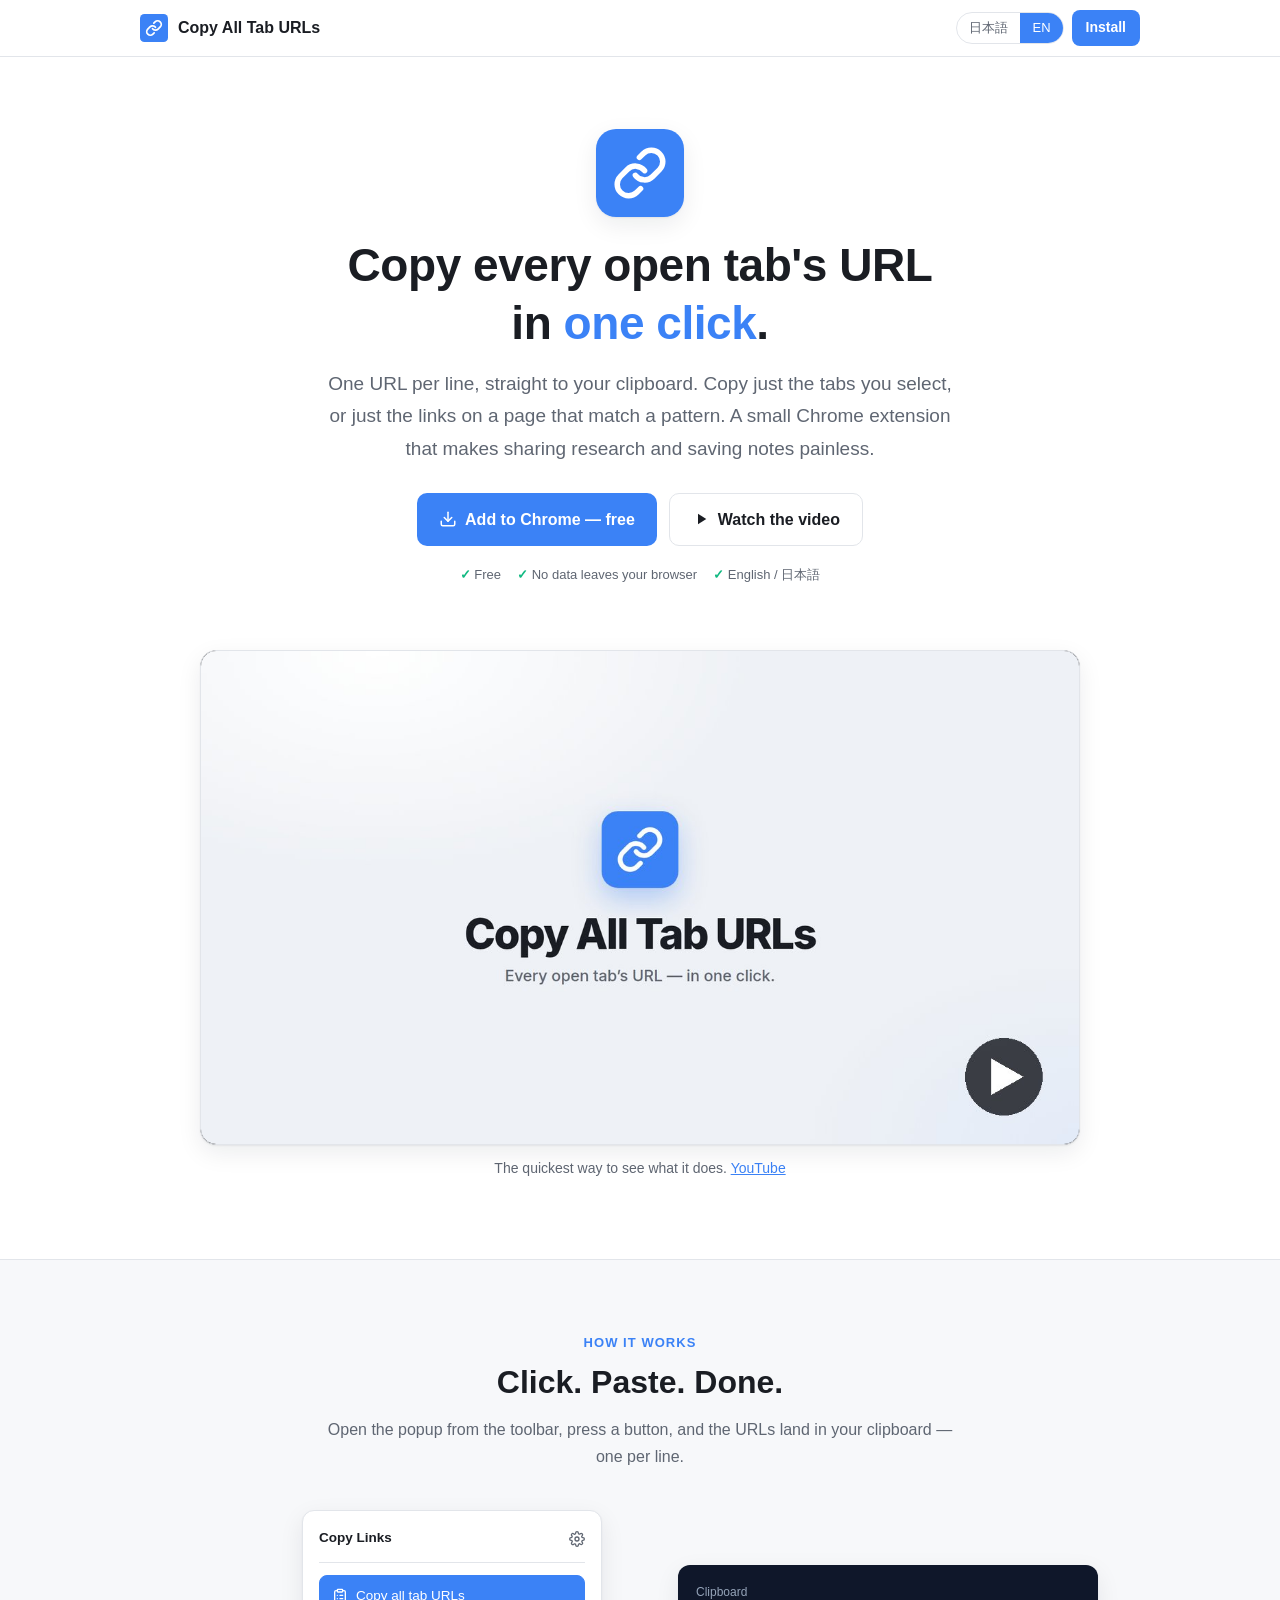
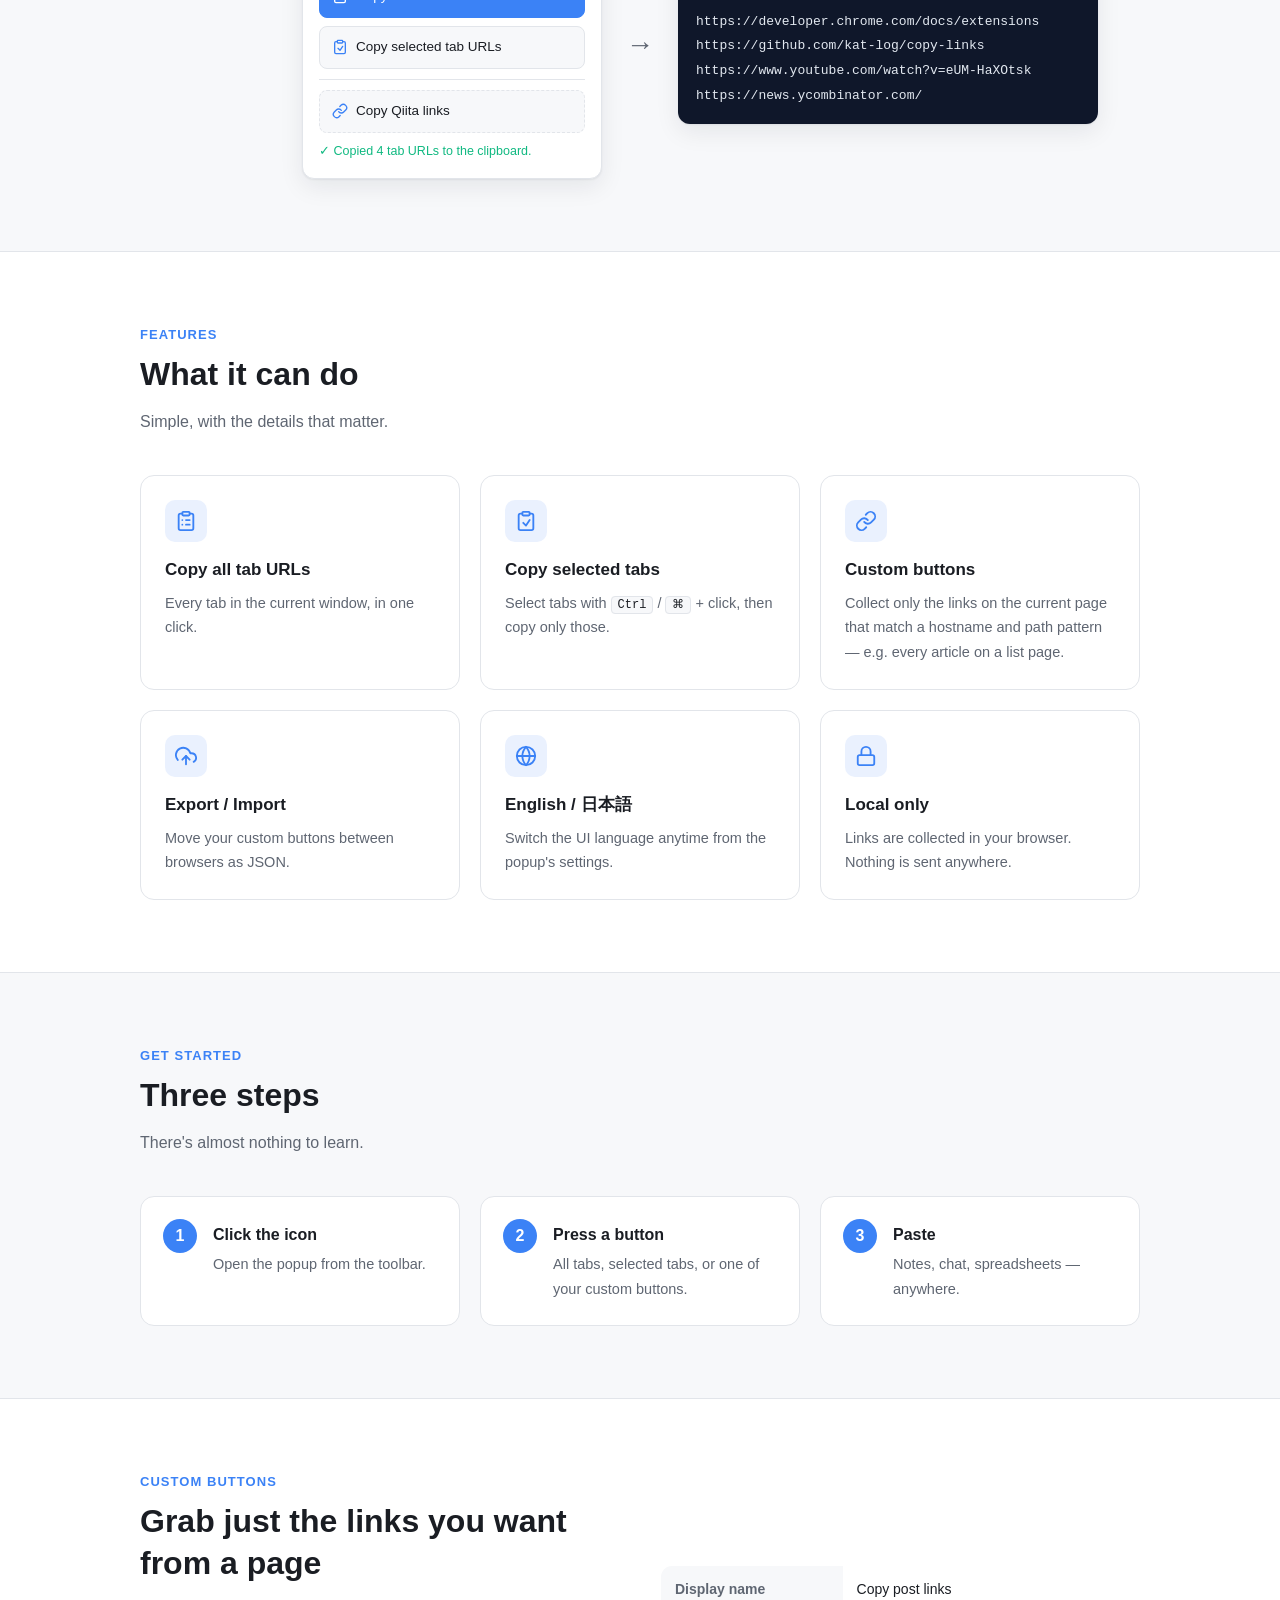
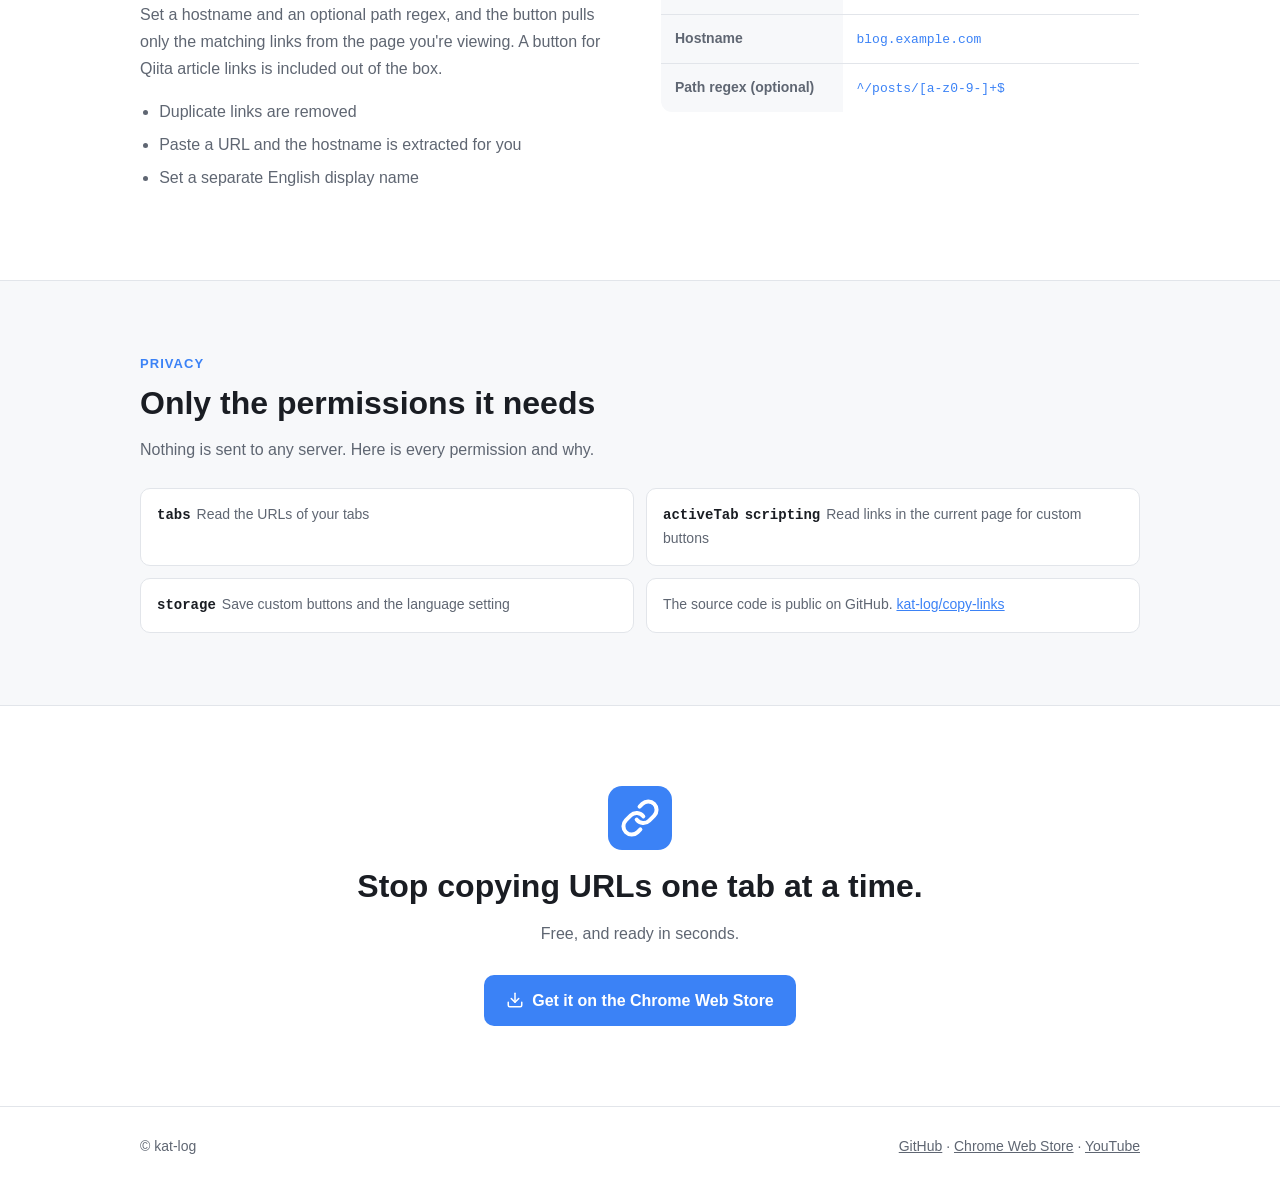
<file: docs/index.html>
<!DOCTYPE html>
<html lang="ja">
<head>
  <meta charset="utf-8" />
  <meta name="viewport" content="width=device-width, initial-scale=1" />
  <title>全タブURLコピー — Copy All Tab URLs</title>
  <meta name="description" content="開いているタブのURLを、ワンクリックで1行ずつクリップボードへ。ページ内のリンクをまとめて集めるカスタムボタンも。Chrome 拡張機能。" />
  <link rel="icon" href="img/icon.svg" type="image/svg+xml" />
  <link rel="apple-touch-icon" href="img/icon128.png" />
  <meta property="og:title" content="全タブURLコピー — Copy All Tab URLs" />
  <meta property="og:description" content="開いているタブのURLを、ワンクリックで1行ずつクリップボードへ。" />
  <meta property="og:type" content="website" />
  <meta property="og:image" content="https://kat-log.github.io/copy-links/img/promo-thumbnail.jpg" />
  <meta name="twitter:card" content="summary_large_image" />
  <style>
    :root {
      --accent: #3b82f6;
      --accent-hover: #2563eb;
      --accent-soft: #eaf1fe;
      --text: #1a1d23;
      --text-2: #5f6672;
      --surface: #f7f8fa;
      --border: #e2e5ea;
      --bg: #ffffff;
      --success: #10b981;
      --code-bg: #0f172a;
      --code-text: #e2e8f0;
      --shadow: 0 1px 2px rgba(15, 23, 42, .06), 0 8px 24px rgba(15, 23, 42, .08);
      --font: -apple-system, BlinkMacSystemFont, "Segoe UI", Roboto, "Helvetica Neue", Arial, "Noto Sans", "Noto Sans JP", "Hiragino Sans", sans-serif;
      --mono: "SF Mono", "Cascadia Code", Consolas, monospace;
      color-scheme: light;
    }
    @media (prefers-color-scheme: dark) {
      :root {
        --accent: #60a5fa;
        --accent-hover: #93c5fd;
        --accent-soft: #172554;
        --text: #e7e9ee;
        --text-2: #a1a7b3;
        --surface: #161a22;
        --border: #2a303b;
        --bg: #0e1117;
        --code-bg: #0a0d13;
        --shadow: 0 1px 2px rgba(0, 0, 0, .4), 0 8px 24px rgba(0, 0, 0, .35);
        color-scheme: dark;
      }
    }

    *, *::before, *::after { box-sizing: border-box; }
    html { scroll-behavior: smooth; }
    body {
      margin: 0;
      font-family: var(--font);
      color: var(--text);
      background: var(--bg);
      line-height: 1.7;
      -webkit-font-smoothing: antialiased;
    }
    a { color: var(--accent); }
    img { max-width: 100%; display: block; }
    .wrap { max-width: 1040px; margin: 0 auto; padding: 0 20px; }

    /* Language switch: show only the active language */
    html[lang="ja"] [lang="en"]:not(html),
    html[lang="en"] [lang="ja"]:not(html) { display: none !important; }

    /* Header */
    header.top {
      position: sticky; top: 0; z-index: 10;
      background: color-mix(in srgb, var(--bg) 85%, transparent);
      backdrop-filter: saturate(1.4) blur(10px);
      border-bottom: 1px solid var(--border);
    }
    header.top .wrap { display: flex; align-items: center; justify-content: space-between; height: 56px; }
    .brand { display: flex; align-items: center; gap: 10px; font-weight: 700; text-decoration: none; color: var(--text); }
    .brand img { width: 28px; height: 28px; }
    .top-actions { display: flex; align-items: center; gap: 8px; }
    .lang-toggle {
      display: inline-flex; border: 1px solid var(--border); border-radius: 999px; overflow: hidden;
    }
    .lang-toggle button {
      font: inherit; font-size: 13px; padding: 4px 12px; border: 0; cursor: pointer;
      background: transparent; color: var(--text-2);
    }
    .lang-toggle button[aria-pressed="true"] { background: var(--accent); color: #fff; }

    /* Buttons */
    .btn {
      display: inline-flex; align-items: center; gap: 8px;
      padding: 12px 22px; border-radius: 10px; font-weight: 600; text-decoration: none;
      transition: background .15s ease, transform .15s ease;
    }
    .btn svg { width: 18px; height: 18px; }
    .btn-primary { background: var(--accent); color: #fff; }
    .btn-primary:hover { background: var(--accent-hover); transform: translateY(-1px); }
    .btn-ghost { color: var(--text); border: 1px solid var(--border); }
    .btn-ghost:hover { background: var(--surface); }
    .btn-sm { padding: 6px 14px; font-size: 14px; border-radius: 8px; }

    /* Hero */
    .hero { padding: 72px 0 40px; text-align: center; }
    .hero .icon { width: 88px; height: 88px; margin: 0 auto 20px; border-radius: 20px; box-shadow: var(--shadow); }
    .hero h1 { font-size: clamp(28px, 5vw, 46px); line-height: 1.25; margin: 0 0 16px; letter-spacing: -.01em; }
    .hero h1 .hl { color: var(--accent); }
    .hero p.lead { font-size: clamp(16px, 2.2vw, 19px); color: var(--text-2); margin: 0 auto 28px; max-width: 640px; }
    .cta { display: flex; gap: 12px; justify-content: center; flex-wrap: wrap; }
    .badges { margin-top: 18px; color: var(--text-2); font-size: 13px; display: flex; gap: 16px; justify-content: center; flex-wrap: wrap; }
    .badges span::before { content: "✓ "; color: var(--success); font-weight: 700; }

    /* Video */
    .video { padding: 24px 0 64px; }
    .video-frame {
      position: relative; aspect-ratio: 16 / 9; max-width: 880px; margin: 0 auto;
      border-radius: 16px; overflow: hidden; box-shadow: var(--shadow); background: #000;
      border: 1px solid var(--border);
    }
    .video-frame iframe, .video-frame button { position: absolute; inset: 0; width: 100%; height: 100%; border: 0; }
    .video-frame button { padding: 0; cursor: pointer; background: #000; }
    .video-frame button img { width: 100%; height: 100%; object-fit: cover; transition: transform .3s ease, opacity .3s ease; }
    .video-frame button:hover img { transform: scale(1.02); opacity: .92; }
    .play {
      position: absolute; right: 5%; bottom: 8%;
      width: 64px; height: 64px; border-radius: 50%; background: rgba(0, 0, 0, .75);
      display: grid; place-items: center; transition: background .2s ease;
    }
    .video-frame button:hover .play { background: #ff0033; }
    .play svg { width: 26px; height: 26px; fill: #fff; margin-left: 4px; }
    .video-caption { text-align: center; color: var(--text-2); font-size: 14px; margin-top: 12px; }

    /* Sections */
    section.block { padding: 72px 0; }
    section.alt { background: var(--surface); border-top: 1px solid var(--border); border-bottom: 1px solid var(--border); }
    .eyebrow { color: var(--accent); font-weight: 700; font-size: 13px; letter-spacing: .08em; text-transform: uppercase; margin: 0 0 8px; }
    h2 { font-size: clamp(24px, 3.4vw, 32px); line-height: 1.3; margin: 0 0 12px; }
    .section-lead { color: var(--text-2); margin: 0 0 40px; max-width: 640px; }
    .center { text-align: center; }
    .center .section-lead { margin-left: auto; margin-right: auto; }

    /* Demo: popup -> clipboard */
    .demo { display: grid; grid-template-columns: 1fr auto 1fr; gap: 24px; align-items: center; }
    .arrow { color: var(--text-2); font-size: 28px; text-align: center; }
    .popup {
      background: var(--bg); border: 1px solid var(--border); border-radius: 12px; box-shadow: var(--shadow);
      padding: 16px; width: 100%; max-width: 300px; justify-self: end; font-size: 13.5px;
    }
    .popup-head { display: flex; justify-content: space-between; align-items: center; font-weight: 600; padding-bottom: 12px; margin-bottom: 12px; border-bottom: 1px solid var(--border); }
    .popup-head svg { width: 16px; height: 16px; color: var(--text-2); }
    .pbtn {
      display: flex; align-items: center; gap: 8px; width: 100%;
      padding: 9px 12px; margin-bottom: 8px; border-radius: 8px;
      border: 1px solid var(--border); background: var(--surface); font-weight: 500;
    }
    .pbtn svg { width: 16px; height: 16px; flex: none; color: var(--accent); }
    .pbtn.active { background: var(--accent); color: #fff; border-color: var(--accent); }
    .pbtn.active svg { color: #fff; }
    .pbtn.custom { border-style: dashed; }
    .popup hr { border: 0; border-top: 1px solid var(--border); margin: 10px 0; }
    .pstatus { color: var(--success); font-size: 12.5px; margin-top: 4px; }
    .clip {
      background: var(--code-bg); color: var(--code-text); border-radius: 12px; padding: 16px 18px;
      font-family: var(--mono); font-size: 13px; line-height: 1.9; box-shadow: var(--shadow);
      overflow-x: auto; max-width: 420px; white-space: pre;
    }
    .clip .label { font-family: var(--font); color: #94a3b8; font-size: 12px; display: block; margin-bottom: 6px; }

    /* Features */
    .grid { display: grid; grid-template-columns: repeat(3, 1fr); gap: 20px; }
    .card {
      background: var(--bg); border: 1px solid var(--border); border-radius: 14px; padding: 24px;
    }
    .card .ic {
      width: 42px; height: 42px; border-radius: 10px; background: var(--accent-soft); color: var(--accent);
      display: grid; place-items: center; margin-bottom: 14px;
    }
    .card .ic svg { width: 22px; height: 22px; }
    .card h3 { margin: 0 0 6px; font-size: 17px; }
    .card p { margin: 0; color: var(--text-2); font-size: 14.5px; }
    kbd {
      font-family: var(--mono); font-size: 12px; padding: 1px 6px; border-radius: 4px;
      border: 1px solid var(--border); background: var(--surface); color: var(--text);
    }

    /* Steps */
    .steps { display: grid; grid-template-columns: repeat(3, 1fr); gap: 20px; counter-reset: step; }
    .step { position: relative; padding: 24px 24px 24px 72px; border-radius: 14px; background: var(--bg); border: 1px solid var(--border); }
    .step::before {
      counter-increment: step; content: counter(step);
      position: absolute; left: 22px; top: 22px; width: 34px; height: 34px; border-radius: 50%;
      background: var(--accent); color: #fff; font-weight: 700; display: grid; place-items: center;
    }
    .step h3 { margin: 0 0 4px; font-size: 16px; }
    .step p { margin: 0; color: var(--text-2); font-size: 14.5px; }

    /* Custom buttons */
    .split { display: grid; grid-template-columns: 1fr 1fr; gap: 40px; align-items: center; }
    .split ul { padding-left: 1.2em; color: var(--text-2); }
    .split li { margin-bottom: 6px; }
    table.cfg { width: 100%; border-collapse: collapse; background: var(--bg); border: 1px solid var(--border); border-radius: 12px; overflow: hidden; font-size: 14px; }
    table.cfg th, table.cfg td { text-align: left; padding: 12px 14px; border-bottom: 1px solid var(--border); vertical-align: top; }
    table.cfg tr:last-child th, table.cfg tr:last-child td { border-bottom: 0; }
    table.cfg th { width: 38%; color: var(--text-2); font-weight: 600; background: var(--surface); }
    table.cfg code { font-family: var(--mono); font-size: 13px; color: var(--accent); word-break: break-all; }

    /* Privacy */
    .perm { display: grid; grid-template-columns: repeat(2, 1fr); gap: 12px; margin-top: 24px; }
    .perm div { padding: 14px 16px; border: 1px solid var(--border); border-radius: 10px; background: var(--bg); font-size: 14px; color: var(--text-2); }
    .perm code { font-family: var(--mono); color: var(--text); font-weight: 600; margin-right: 6px; }

    /* Final CTA */
    .final { text-align: center; padding: 80px 0; }
    .final .icon { width: 64px; height: 64px; margin: 0 auto 16px; border-radius: 14px; }

    footer { border-top: 1px solid var(--border); padding: 28px 0; color: var(--text-2); font-size: 14px; }
    footer .wrap { display: flex; justify-content: space-between; gap: 16px; flex-wrap: wrap; }
    footer a { color: var(--text-2); }

    @media (max-width: 820px) {
      .demo { grid-template-columns: 1fr; }
      .popup { justify-self: center; }
      .clip { justify-self: center; width: 100%; }
      .arrow { transform: rotate(90deg); }
      .grid, .steps, .split, .perm { grid-template-columns: 1fr; }
      .hero { padding-top: 48px; }
      section.block { padding: 56px 0; }
    }
    @media (max-width: 480px) {
      .wrap { padding: 0 16px; }
      .top-actions .btn { display: none; }
    }
  </style>
</head>
<body>
  <header class="top">
    <div class="wrap">
      <a class="brand" href="#">
        <img src="img/icon.svg" alt="" width="28" height="28" />
        <span lang="ja">全タブURLコピー</span><span lang="en">Copy All Tab URLs</span>
      </a>
      <div class="top-actions">
        <div class="lang-toggle" role="group" aria-label="Language">
          <button type="button" data-set-lang="ja" aria-pressed="true">日本語</button>
          <button type="button" data-set-lang="en" aria-pressed="false">EN</button>
        </div>
        <a class="btn btn-primary btn-sm" href="https://chromewebstore.google.com/detail/ohiamlgdahmmkadngmcjiiedncmoegnd" target="_blank" rel="noopener">
          <span lang="ja">インストール</span><span lang="en">Install</span>
        </a>
      </div>
    </div>
  </header>

  <main>
    <!-- Hero -->
    <section class="hero">
      <div class="wrap">
        <img class="icon" src="img/icon.svg" alt="" width="88" height="88" />
        <h1>
          <span lang="ja">開いているタブのURLを、<br><span class="hl">ワンクリック</span>でまとめてコピー。</span>
          <span lang="en">Copy every open tab's URL<br>in <span class="hl">one click</span>.</span>
        </h1>
        <p class="lead">
          <span lang="ja">1行に1つずつクリップボードへ。選んだタブだけ、ページ内の特定のリンクだけ、もOK。調べものの共有やメモ、ブックマーク整理がぐっとラクになる Chrome 拡張機能です。</span>
          <span lang="en">One URL per line, straight to your clipboard. Copy just the tabs you select, or just the links on a page that match a pattern. A small Chrome extension that makes sharing research and saving notes painless.</span>
        </p>
        <div class="cta">
          <a class="btn btn-primary" href="https://chromewebstore.google.com/detail/ohiamlgdahmmkadngmcjiiedncmoegnd" target="_blank" rel="noopener">
            <svg viewBox="0 0 24 24" fill="none" stroke="currentColor" stroke-width="2" stroke-linecap="round" stroke-linejoin="round"><path d="M21 15v4a2 2 0 0 1-2 2H5a2 2 0 0 1-2-2v-4"/><polyline points="7 10 12 15 17 10"/><line x1="12" y1="15" x2="12" y2="3"/></svg>
            <span lang="ja">Chrome に追加（無料）</span><span lang="en">Add to Chrome — free</span>
          </a>
          <a class="btn btn-ghost" href="#video">
            <svg viewBox="0 0 24 24" fill="currentColor"><path d="M8 5v14l11-7z"/></svg>
            <span lang="ja">動画で見る</span><span lang="en">Watch the video</span>
          </a>
        </div>
        <div class="badges">
          <span lang="ja">無料</span><span lang="en">Free</span>
          <span lang="ja">外部送信なし</span><span lang="en">No data leaves your browser</span>
          <span lang="ja">日本語 / English</span><span lang="en">English / 日本語</span>
        </div>
      </div>
    </section>

    <!-- Video -->
    <section class="video" id="video">
      <div class="wrap">
        <div class="video-frame" id="player">
          <button type="button" id="playBtn" aria-label="Play video">
            <img lang="ja" src="img/promo-thumbnail-ja.jpg" alt="" width="1280" height="720" />
            <img lang="en" src="img/promo-thumbnail.jpg" alt="" width="1280" height="720" />
            <span class="play" lang="ja"><svg viewBox="0 0 24 24"><path d="M8 5v14l11-7z"/></svg></span>
          </button>
        </div>
        <p class="video-caption">
          <span lang="ja">実際の動きは動画がいちばんわかりやすいです。</span>
          <span lang="en">The quickest way to see what it does.</span>
          <a lang="ja" href="https://youtu.be/gjAlIcF5pnM" target="_blank" rel="noopener">YouTube</a><a lang="en" href="https://youtu.be/eUM-HaXOtsk" target="_blank" rel="noopener">YouTube</a>
        </p>
      </div>
    </section>

    <!-- How it looks -->
    <section class="block alt">
      <div class="wrap">
        <div class="center">
          <p class="eyebrow">How it works</p>
          <h2><span lang="ja">押すだけ。貼るだけ。</span><span lang="en">Click. Paste. Done.</span></h2>
          <p class="section-lead">
            <span lang="ja">ツールバーのアイコンからポップアップを開いてボタンを押すと、URLが1行ずつクリップボードに入ります。</span>
            <span lang="en">Open the popup from the toolbar, press a button, and the URLs land in your clipboard — one per line.</span>
          </p>
        </div>
        <div class="demo">
          <div class="popup" aria-hidden="true">
            <div class="popup-head">
              <span lang="ja">リンクをコピー</span><span lang="en">Copy Links</span>
              <svg viewBox="0 0 24 24" fill="none" stroke="currentColor" stroke-width="2"><circle cx="12" cy="12" r="3"/><path d="M19.4 15a1.65 1.65 0 0 0 .33 1.82l.06.06a2 2 0 0 1-2.83 2.83l-.06-.06a1.65 1.65 0 0 0-2.82 1.17V21a2 2 0 0 1-4 0v-.09A1.65 1.65 0 0 0 9 19.4a1.65 1.65 0 0 0-1.82.33l-.06.06a2 2 0 0 1-2.83-2.83l.06-.06A1.65 1.65 0 0 0 3.18 14H3a2 2 0 0 1 0-4h.09A1.65 1.65 0 0 0 4.6 9a1.65 1.65 0 0 0-.33-1.82l-.06-.06a2 2 0 0 1 2.83-2.83l.06.06A1.65 1.65 0 0 0 10 3.18V3a2 2 0 0 1 4 0v.09a1.65 1.65 0 0 0 2.82 1.18l.06-.06a2 2 0 0 1 2.83 2.83l-.06.06A1.65 1.65 0 0 0 20.82 10H21a2 2 0 0 1 0 4h-.09a1.65 1.65 0 0 0-1.51 1z"/></svg>
            </div>
            <div class="pbtn active">
              <svg viewBox="0 0 24 24" fill="none" stroke="currentColor" stroke-width="2" stroke-linecap="round" stroke-linejoin="round"><rect x="8" y="2" width="8" height="4" rx="1"/><path d="M16 4h2a2 2 0 0 1 2 2v14a2 2 0 0 1-2 2H6a2 2 0 0 1-2-2V6a2 2 0 0 1 2-2h2"/><path d="M12 11h4"/><path d="M12 16h4"/><path d="M8 11h.01"/><path d="M8 16h.01"/></svg>
              <span lang="ja">全タブのURLをコピー</span><span lang="en">Copy all tab URLs</span>
            </div>
            <div class="pbtn">
              <svg viewBox="0 0 24 24" fill="none" stroke="currentColor" stroke-width="2" stroke-linecap="round" stroke-linejoin="round"><rect x="8" y="2" width="8" height="4" rx="1"/><path d="M16 4h2a2 2 0 0 1 2 2v14a2 2 0 0 1-2 2H6a2 2 0 0 1-2-2V6a2 2 0 0 1 2-2h2"/><polyline points="9 14 12 17 16 11"/></svg>
              <span lang="ja">選択中のタブのURLをコピー</span><span lang="en">Copy selected tab URLs</span>
            </div>
            <hr />
            <div class="pbtn custom">
              <svg viewBox="0 0 24 24" fill="none" stroke="currentColor" stroke-width="2" stroke-linecap="round" stroke-linejoin="round"><path d="M10 13a5 5 0 0 0 7.54.54l3-3a5 5 0 0 0-7.07-7.07l-1.72 1.71"/><path d="M14 11a5 5 0 0 0-7.54-.54l-3 3a5 5 0 0 0 7.07 7.07l1.71-1.71"/></svg>
              <span lang="ja">Qiitaリンクをコピー</span><span lang="en">Copy Qiita links</span>
            </div>
            <div class="pstatus">
              <span lang="ja">✓ 4件のタブURLをクリップボードにコピーしました。</span>
              <span lang="en">✓ Copied 4 tab URLs to the clipboard.</span>
            </div>
          </div>
          <div class="arrow" aria-hidden="true">→</div>
          <div class="clip"><span class="label" lang="ja">クリップボード</span><span class="label" lang="en">Clipboard</span>https://developer.chrome.com/docs/extensions
https://github.com/kat-log/copy-links
https://www.youtube.com/watch?v=eUM-HaXOtsk
https://news.ycombinator.com/</div>
        </div>
      </div>
    </section>

    <!-- Features -->
    <section class="block" id="features">
      <div class="wrap">
        <p class="eyebrow">Features</p>
        <h2><span lang="ja">できること</span><span lang="en">What it can do</span></h2>
        <p class="section-lead">
          <span lang="ja">シンプルだけど、かゆいところに手が届く。</span>
          <span lang="en">Simple, with the details that matter.</span>
        </p>
        <div class="grid">
          <div class="card">
            <div class="ic"><svg viewBox="0 0 24 24" fill="none" stroke="currentColor" stroke-width="2" stroke-linecap="round" stroke-linejoin="round"><rect x="8" y="2" width="8" height="4" rx="1"/><path d="M16 4h2a2 2 0 0 1 2 2v14a2 2 0 0 1-2 2H6a2 2 0 0 1-2-2V6a2 2 0 0 1 2-2h2"/><path d="M12 11h4"/><path d="M12 16h4"/><path d="M8 11h.01"/><path d="M8 16h.01"/></svg></div>
            <h3><span lang="ja">全タブのURLをコピー</span><span lang="en">Copy all tab URLs</span></h3>
            <p><span lang="ja">今のウィンドウのタブをすべて、ワンクリックで。</span><span lang="en">Every tab in the current window, in one click.</span></p>
          </div>
          <div class="card">
            <div class="ic"><svg viewBox="0 0 24 24" fill="none" stroke="currentColor" stroke-width="2" stroke-linecap="round" stroke-linejoin="round"><rect x="8" y="2" width="8" height="4" rx="1"/><path d="M16 4h2a2 2 0 0 1 2 2v14a2 2 0 0 1-2 2H6a2 2 0 0 1-2-2V6a2 2 0 0 1 2-2h2"/><polyline points="9 14 12 17 16 11"/></svg></div>
            <h3><span lang="ja">選んだタブだけコピー</span><span lang="en">Copy selected tabs</span></h3>
            <p><span lang="ja"><kbd>Ctrl</kbd> / <kbd>⌘</kbd> + クリックで選んだタブのURLだけを。</span><span lang="en">Select tabs with <kbd>Ctrl</kbd> / <kbd>⌘</kbd> + click, then copy only those.</span></p>
          </div>
          <div class="card">
            <div class="ic"><svg viewBox="0 0 24 24" fill="none" stroke="currentColor" stroke-width="2" stroke-linecap="round" stroke-linejoin="round"><path d="M10 13a5 5 0 0 0 7.54.54l3-3a5 5 0 0 0-7.07-7.07l-1.72 1.71"/><path d="M14 11a5 5 0 0 0-7.54-.54l-3 3a5 5 0 0 0 7.07 7.07l1.71-1.71"/></svg></div>
            <h3><span lang="ja">カスタムボタン</span><span lang="en">Custom buttons</span></h3>
            <p><span lang="ja">表示中のページから、条件に合うリンクだけを集めてコピー。記事一覧から記事URLだけ、などに。</span><span lang="en">Collect only the links on the current page that match a hostname and path pattern — e.g. every article on a list page.</span></p>
          </div>
          <div class="card">
            <div class="ic"><svg viewBox="0 0 24 24" fill="none" stroke="currentColor" stroke-width="2" stroke-linecap="round" stroke-linejoin="round"><polyline points="16 16 12 12 8 16"/><line x1="12" y1="12" x2="12" y2="21"/><path d="M20.39 18.39A5 5 0 0 0 18 9h-1.26A8 8 0 1 0 3 16.3"/></svg></div>
            <h3><span lang="ja">エクスポート / インポート</span><span lang="en">Export / Import</span></h3>
            <p><span lang="ja">カスタムボタンを JSON で書き出して、別のブラウザへ持ち運べます。</span><span lang="en">Move your custom buttons between browsers as JSON.</span></p>
          </div>
          <div class="card">
            <div class="ic"><svg viewBox="0 0 24 24" fill="none" stroke="currentColor" stroke-width="2" stroke-linecap="round" stroke-linejoin="round"><circle cx="12" cy="12" r="10"/><line x1="2" y1="12" x2="22" y2="12"/><path d="M12 2a15.3 15.3 0 0 1 4 10 15.3 15.3 0 0 1-4 10 15.3 15.3 0 0 1-4-10 15.3 15.3 0 0 1 4-10z"/></svg></div>
            <h3><span lang="ja">日本語 / English</span><span lang="en">English / 日本語</span></h3>
            <p><span lang="ja">ポップアップの歯車から、表示言語をいつでも切り替え。</span><span lang="en">Switch the UI language anytime from the popup's settings.</span></p>
          </div>
          <div class="card">
            <div class="ic"><svg viewBox="0 0 24 24" fill="none" stroke="currentColor" stroke-width="2" stroke-linecap="round" stroke-linejoin="round"><rect x="3" y="11" width="18" height="11" rx="2"/><path d="M7 11V7a5 5 0 0 1 10 0v4"/></svg></div>
            <h3><span lang="ja">外部送信なし</span><span lang="en">Local only</span></h3>
            <p><span lang="ja">リンクの収集はブラウザの中だけで完結。どこにも送信しません。</span><span lang="en">Links are collected in your browser. Nothing is sent anywhere.</span></p>
          </div>
        </div>
      </div>
    </section>

    <!-- Steps -->
    <section class="block alt">
      <div class="wrap">
        <p class="eyebrow">Get started</p>
        <h2><span lang="ja">使い方は3ステップ</span><span lang="en">Three steps</span></h2>
        <p class="section-lead"><span lang="ja">覚えることはほとんどありません。</span><span lang="en">There's almost nothing to learn.</span></p>
        <div class="steps">
          <div class="step">
            <h3><span lang="ja">アイコンをクリック</span><span lang="en">Click the icon</span></h3>
            <p><span lang="ja">ツールバーのアイコンからポップアップを開きます。</span><span lang="en">Open the popup from the toolbar.</span></p>
          </div>
          <div class="step">
            <h3><span lang="ja">ボタンを押す</span><span lang="en">Press a button</span></h3>
            <p><span lang="ja">「全タブ」「選択中のタブ」、またはカスタムボタンを選びます。</span><span lang="en">All tabs, selected tabs, or one of your custom buttons.</span></p>
          </div>
          <div class="step">
            <h3><span lang="ja">貼り付ける</span><span lang="en">Paste</span></h3>
            <p><span lang="ja">メモ、チャット、スプレッドシート……どこへでも。</span><span lang="en">Notes, chat, spreadsheets — anywhere.</span></p>
          </div>
        </div>
      </div>
    </section>

    <!-- Custom buttons -->
    <section class="block">
      <div class="wrap split">
        <div>
          <p class="eyebrow">Custom buttons</p>
          <h2><span lang="ja">ページ内の「欲しいリンクだけ」を集める</span><span lang="en">Grab just the links you want from a page</span></h2>
          <p style="color:var(--text-2)">
            <span lang="ja">ホスト名とパスの正規表現を決めておくと、表示中のページからそれに合うリンクだけを抜き出してコピーします。初期状態で Qiita の記事リンク用ボタンが入っています。</span>
            <span lang="en">Set a hostname and an optional path regex, and the button pulls only the matching links from the page you're viewing. A button for Qiita article links is included out of the box.</span>
          </p>
          <ul>
            <li><span lang="ja">重複したリンクは自動で除外</span><span lang="en">Duplicate links are removed</span></li>
            <li><span lang="ja">URLを貼ればホスト名だけを自動で取り出し</span><span lang="en">Paste a URL and the hostname is extracted for you</span></li>
            <li><span lang="ja">英語用の表示名も別に設定可能</span><span lang="en">Set a separate English display name</span></li>
          </ul>
        </div>
        <table class="cfg">
          <tr><th><span lang="ja">表示名</span><span lang="en">Display name</span></th><td><span lang="ja">記事リンクをコピー</span><span lang="en">Copy post links</span></td></tr>
          <tr><th><span lang="ja">ホスト名</span><span lang="en">Hostname</span></th><td><code>blog.example.com</code></td></tr>
          <tr><th><span lang="ja">パスの正規表現（任意）</span><span lang="en">Path regex (optional)</span></th><td><code>^/posts/[a-z0-9-]+$</code></td></tr>
        </table>
      </div>
    </section>

    <!-- Privacy -->
    <section class="block alt">
      <div class="wrap">
        <p class="eyebrow">Privacy</p>
        <h2><span lang="ja">必要な権限だけ</span><span lang="en">Only the permissions it needs</span></h2>
        <p class="section-lead" style="margin-bottom:0">
          <span lang="ja">データを外部に送ることはありません。使う権限とその理由はこれだけです。</span>
          <span lang="en">Nothing is sent to any server. Here is every permission and why.</span>
        </p>
        <div class="perm">
          <div><code>tabs</code><span lang="ja">タブのURLを読むため</span><span lang="en">Read the URLs of your tabs</span></div>
          <div><code>activeTab</code><code>scripting</code><span lang="ja">カスタムボタンで表示中ページのリンクを読むため</span><span lang="en">Read links in the current page for custom buttons</span></div>
          <div><code>storage</code><span lang="ja">カスタムボタンと言語設定を保存するため</span><span lang="en">Save custom buttons and the language setting</span></div>
          <div><span lang="ja">ソースコードは GitHub で公開しています。</span><span lang="en">The source code is public on GitHub.</span> <a href="https://github.com/kat-log/copy-links" target="_blank" rel="noopener">kat-log/copy-links</a></div>
        </div>
      </div>
    </section>

    <!-- Final CTA -->
    <section class="final">
      <div class="wrap">
        <img class="icon" src="img/icon.svg" alt="" width="64" height="64" />
        <h2><span lang="ja">タブのURL集め、もう手作業でやらなくていい。</span><span lang="en">Stop copying URLs one tab at a time.</span></h2>
        <p class="section-lead" style="margin:0 auto 28px"><span lang="ja">無料で、すぐに使えます。</span><span lang="en">Free, and ready in seconds.</span></p>
        <a class="btn btn-primary" href="https://chromewebstore.google.com/detail/ohiamlgdahmmkadngmcjiiedncmoegnd" target="_blank" rel="noopener">
          <svg viewBox="0 0 24 24" fill="none" stroke="currentColor" stroke-width="2" stroke-linecap="round" stroke-linejoin="round"><path d="M21 15v4a2 2 0 0 1-2 2H5a2 2 0 0 1-2-2v-4"/><polyline points="7 10 12 15 17 10"/><line x1="12" y1="15" x2="12" y2="3"/></svg>
          <span lang="ja">Chrome ウェブストアで入手</span><span lang="en">Get it on the Chrome Web Store</span>
        </a>
      </div>
    </section>
  </main>

  <footer>
    <div class="wrap">
      <span>© kat-log</span>
      <span>
        <a href="https://github.com/kat-log/copy-links" target="_blank" rel="noopener">GitHub</a> ·
        <a href="https://chromewebstore.google.com/detail/ohiamlgdahmmkadngmcjiiedncmoegnd" target="_blank" rel="noopener">Chrome Web Store</a> ·
        <a lang="ja" href="https://youtu.be/gjAlIcF5pnM" target="_blank" rel="noopener">YouTube</a><a lang="en" href="https://youtu.be/eUM-HaXOtsk" target="_blank" rel="noopener">YouTube</a>
      </span>
    </div>
  </footer>

  <script>
    (function () {
      var root = document.documentElement;
      var buttons = document.querySelectorAll('[data-set-lang]');
      var titles = {
        ja: '全タブURLコピー — Copy All Tab URLs',
        en: 'Copy All Tab URLs — Chrome extension'
      };

      var resetPlayer = function () {};

      function setLang(lang) {
        root.lang = lang;
        resetPlayer();
        document.title = titles[lang];
        buttons.forEach(function (b) {
          b.setAttribute('aria-pressed', String(b.dataset.setLang === lang));
        });
        try { localStorage.setItem('lang', lang); } catch (e) {}
      }

      var saved = null;
      try { saved = localStorage.getItem('lang'); } catch (e) {}
      var initial = saved || (/^ja\b/i.test(navigator.language || '') ? 'ja' : 'en');
      setLang(initial);
      buttons.forEach(function (b) {
        b.addEventListener('click', function () { setLang(b.dataset.setLang); });
      });

      // Load the YouTube player only when clicked (Japanese or English video)
      var player = document.getElementById('player');
      var playBtn = document.getElementById('playBtn');
      var videoIds = { ja: 'gjAlIcF5pnM', en: 'eUM-HaXOtsk' };
      playBtn.addEventListener('click', function () {
        var iframe = document.createElement('iframe');
        iframe.src = 'https://www.youtube-nocookie.com/embed/' + videoIds[root.lang] + '?autoplay=1&rel=0';
        iframe.title = root.lang === 'ja' ? '全タブURLコピー 紹介動画' : 'Copy All Tab URLs — promo video';
        iframe.allow = 'accelerometer; autoplay; clipboard-write; encrypted-media; gyroscope; picture-in-picture';
        iframe.allowFullscreen = true;
        player.replaceChildren(iframe);
      });
      resetPlayer = function () {
        if (!player.contains(playBtn)) player.replaceChildren(playBtn);
      };
    })();
  </script>
</body>
</html>
</file>
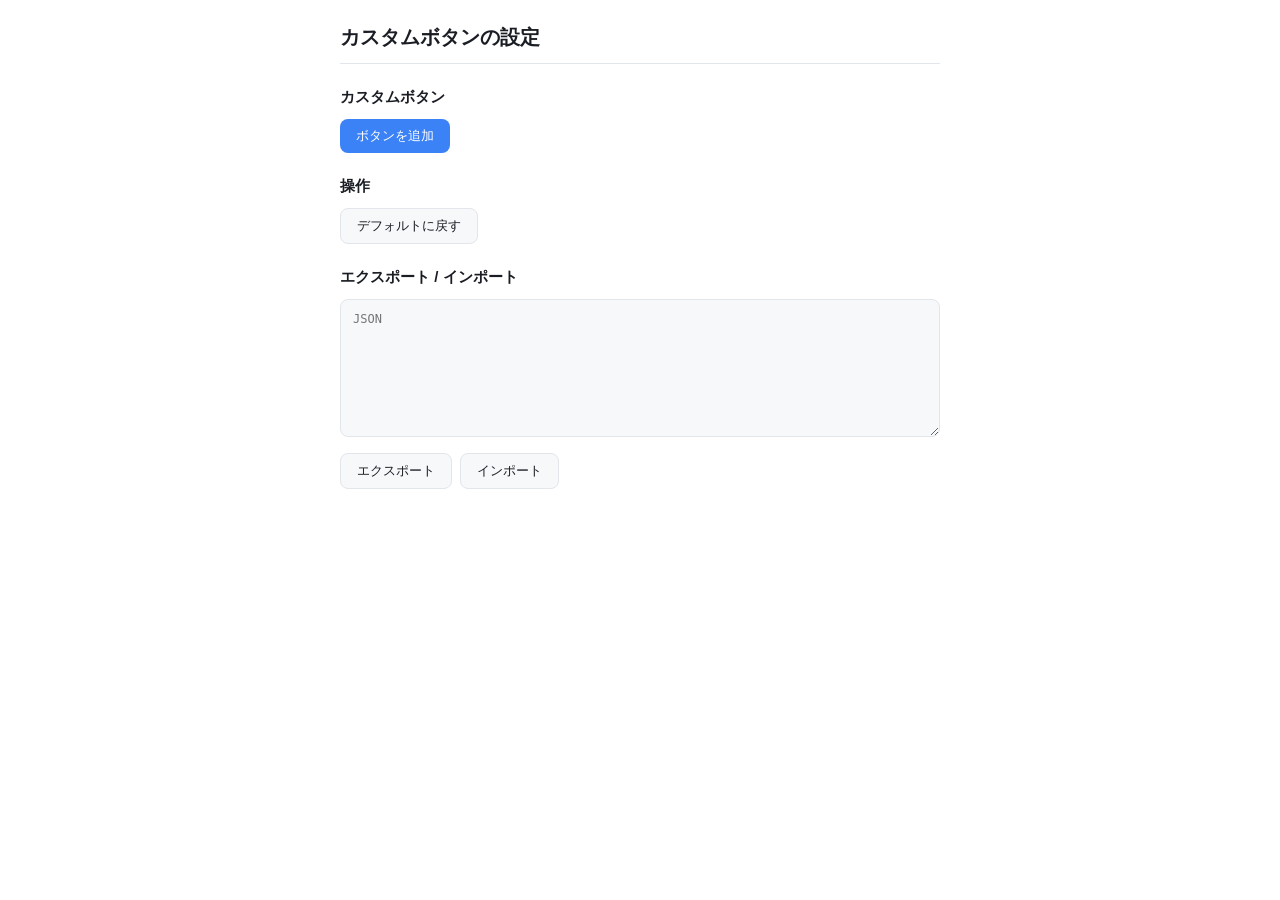
<file: options.html>
<!DOCTYPE html>
<html>
  <head>
    <meta charset="utf-8" />
    <meta name="viewport" content="width=device-width, initial-scale=1" />
    <title data-i18n="optionsTitle">カスタムボタンの設定</title>
    <link rel="stylesheet" href="options.css" />
  </head>
  <body>
    <div class="container">
      <h1 data-i18n="optionsTitle">カスタムボタンの設定</h1>

      <!-- Custom buttons list -->
      <section class="section">
        <h2 data-i18n="customButtonsHeading">カスタムボタン</h2>
        <div id="buttonList"></div>
        <button id="addButton" class="btn btn-primary" data-i18n="addButton">
          ボタンを追加
        </button>
      </section>

      <!-- Add form -->
      <section id="addForm" class="section add-form" style="display: none">
        <h3 id="formHeading" data-i18n="addNewButton">新しいボタンを追加</h3>
        <div class="form-group">
          <label data-i18n="buttonNameLabel">表示名</label>
          <input type="text" id="inputName" data-placeholder-i18n="buttonNameLabel" placeholder="例: Qiitaリンクをコピー" />
        </div>
        <div class="form-group">
          <label data-i18n="buttonNameEnLabel">表示名（英語）</label>
          <input type="text" id="inputNameEn" placeholder="例: Copy Qiita links" />
        </div>
        <div class="form-group">
          <label data-i18n="hostnameLabel">ホスト名</label>
          <input type="text" id="inputHostname" placeholder="例: qiita.com" />
        </div>
        <div class="form-group">
          <label data-i18n="pathnameRegexLabel">パス名の正規表現</label>
          <input type="text" id="inputRegex" class="mono" placeholder='例: ^\/[^\/]+\/items\/[a-z0-9]+$' />
          <small data-i18n="regexHelp" class="help-text">URLのパス部分にマッチする正規表現を入力してください</small>
        </div>
        <div class="form-actions">
          <button id="saveButton" class="btn btn-primary" data-i18n="save">保存</button>
          <button id="cancelButton" class="btn btn-secondary" data-i18n="cancel">キャンセル</button>
        </div>
        <div id="formError" class="error-text"></div>
      </section>

      <!-- Actions -->
      <section class="section">
        <h2 data-i18n="actionsHeading">操作</h2>
        <button id="resetDefaults" class="btn btn-secondary" data-i18n="resetDefaults">
          デフォルトに戻す
        </button>
      </section>

      <!-- Export / Import -->
      <section class="section">
        <h2 data-i18n="exportImportHeading">エクスポート / インポート</h2>
        <textarea id="exportImportArea" rows="8" placeholder="JSON"></textarea>
        <div class="form-actions">
          <button id="exportBtn" class="btn btn-secondary" data-i18n="exportBtn">エクスポート</button>
          <button id="importBtn" class="btn btn-secondary" data-i18n="importBtn">インポート</button>
        </div>
        <div id="exportImportStatus"></div>
      </section>
    </div>

    <script src="storage.js"></script>
    <script src="i18n.js"></script>
    <script src="options.js"></script>
  </body>
</html>
</file>
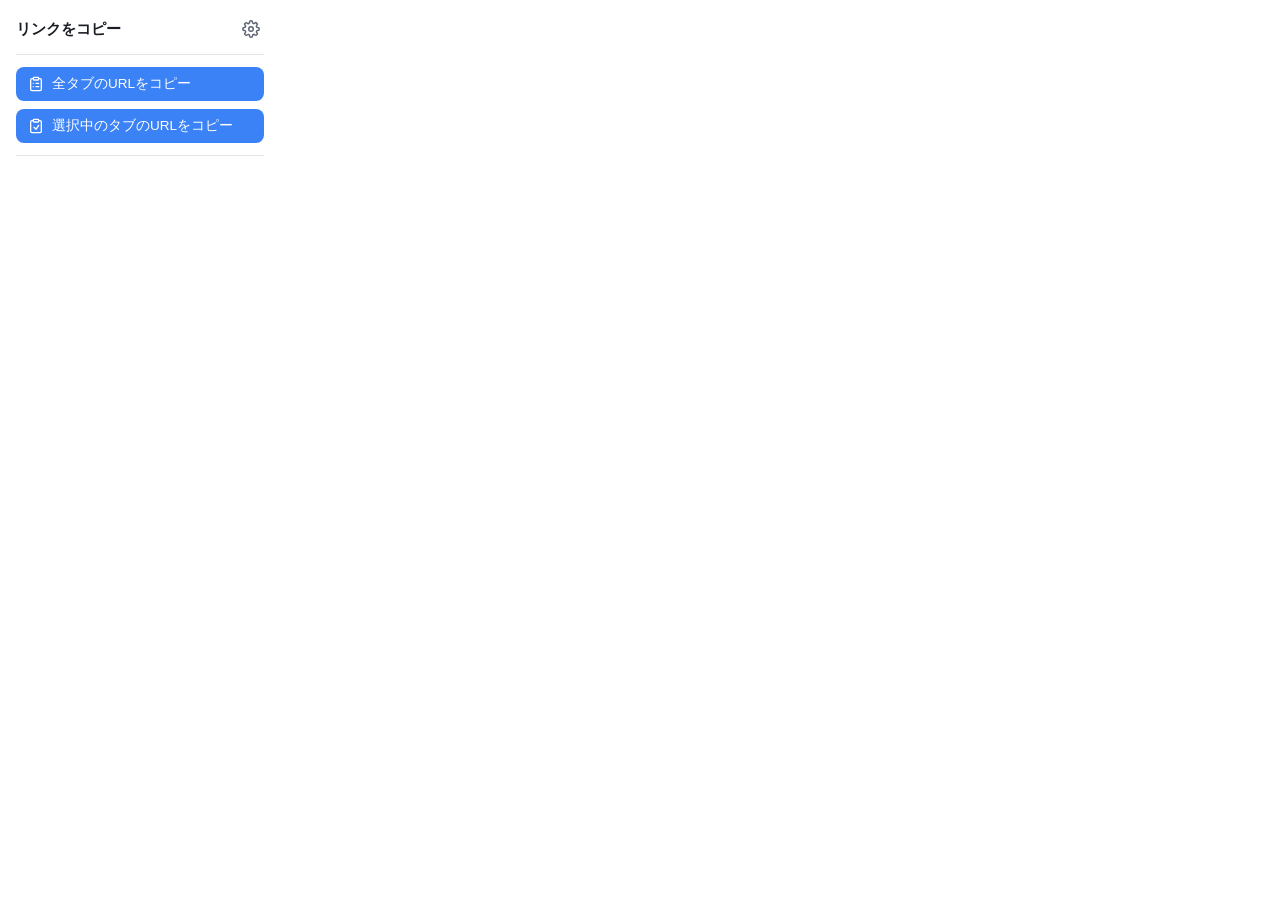
<file: popup.html>
<!DOCTYPE html>
<html>
  <head>
    <meta charset="utf-8" />
    <meta name="viewport" content="width=device-width, initial-scale=1" />
    <title>Copy Links</title>
    <link rel="stylesheet" href="popup.css" />
  </head>
  <body>
    <div class="header">
      <h3 data-i18n="heading">リンクをコピー</h3>
      <button id="settingsBtn" class="settings-btn" title="設定">
        <svg xmlns="http://www.w3.org/2000/svg" viewBox="0 0 24 24" fill="none" stroke="currentColor" stroke-width="2" stroke-linecap="round" stroke-linejoin="round">
          <circle cx="12" cy="12" r="3"></circle>
          <path d="M19.4 15a1.65 1.65 0 0 0 .33 1.82l.06.06a2 2 0 0 1-2.83 2.83l-.06-.06a1.65 1.65 0 0 0-1.82-.33 1.65 1.65 0 0 0-1 1.51V21a2 2 0 0 1-4 0v-.09A1.65 1.65 0 0 0 9 19.4a1.65 1.65 0 0 0-1.82.33l-.06.06a2 2 0 0 1-2.83-2.83l.06-.06A1.65 1.65 0 0 0 4.68 15a1.65 1.65 0 0 0-1.51-1H3a2 2 0 0 1 0-4h.09A1.65 1.65 0 0 0 4.6 9a1.65 1.65 0 0 0-.33-1.82l-.06-.06a2 2 0 0 1 2.83-2.83l.06.06A1.65 1.65 0 0 0 9 4.68a1.65 1.65 0 0 0 1-1.51V3a2 2 0 0 1 4 0v.09a1.65 1.65 0 0 0 1 1.51 1.65 1.65 0 0 0 1.82-.33l.06-.06a2 2 0 0 1 2.83 2.83l-.06.06A1.65 1.65 0 0 0 19.4 9a1.65 1.65 0 0 0 1.51 1H21a2 2 0 0 1 0 4h-.09a1.65 1.65 0 0 0-1.51 1z"></path>
        </svg>
      </button>
    </div>
    <div id="settingsPanel" class="settings-panel">
      <div class="settings-panel-inner">
        <label data-i18n="languageLabel">言語</label>
        <select id="langSelect">
          <option value="ja">日本語</option>
          <option value="en">English</option>
        </select>
        <a id="manageCustomButtons" href="#" class="manage-link" data-i18n="manageCustomButtons">カスタムボタンの管理</a>
      </div>
    </div>
    <!-- data-i18n on span to preserve SVG icon -->
    <div class="actions">
      <button id="copyTabs" class="action-btn">
        <svg xmlns="http://www.w3.org/2000/svg" viewBox="0 0 24 24" fill="none" stroke="currentColor" stroke-width="2" stroke-linecap="round" stroke-linejoin="round">
          <rect x="8" y="2" width="8" height="4" rx="1" ry="1"></rect>
          <path d="M16 4h2a2 2 0 0 1 2 2v14a2 2 0 0 1-2 2H6a2 2 0 0 1-2-2V6a2 2 0 0 1 2-2h2"></path>
          <path d="M12 11h4"></path>
          <path d="M12 16h4"></path>
          <path d="M8 11h.01"></path>
          <path d="M8 16h.01"></path>
        </svg>
        <span data-i18n="copyAllTabs">全タブのURLをコピー</span>
      </button>
      <button id="copySelectedTabs" class="action-btn">
        <svg xmlns="http://www.w3.org/2000/svg" viewBox="0 0 24 24" fill="none" stroke="currentColor" stroke-width="2" stroke-linecap="round" stroke-linejoin="round">
          <rect x="8" y="2" width="8" height="4" rx="1" ry="1"></rect>
          <path d="M16 4h2a2 2 0 0 1 2 2v14a2 2 0 0 1-2 2H6a2 2 0 0 1-2-2V6a2 2 0 0 1 2-2h2"></path>
          <polyline points="9 14 12 17 16 11"></polyline>
        </svg>
        <span data-i18n="copySelectedTabs">選択中のタブのURLをコピー</span>
      </button>
      <hr class="button-divider">
      <div id="customButtonsContainer"></div>
    </div>
    <div id="status"></div>
    <div id="fallback">
      <p data-i18n="fallbackInstruction">以下のリンクを手動でコピーしてください：</p>
      <textarea id="fallbackText" readonly></textarea>
    </div>

    <script src="storage.js"></script>
    <script src="i18n.js"></script>
    <script src="popup.js"></script>
  </body>
</html>
</file>
<file: options.css>
:root {
  --color-accent: #3b82f6;
  --color-accent-hover: #2563eb;
  --color-accent-active: #1d4ed8;
  --color-text-primary: #1a1d23;
  --color-text-secondary: #5f6672;
  --color-success: #10b981;
  --color-error: #ef4444;
  --color-surface: #f7f8fa;
  --color-border: #e2e5ea;
  --color-bg: #fff;
  --space-1: 4px;
  --space-2: 8px;
  --space-3: 12px;
  --space-4: 16px;
  --space-5: 24px;
  --font-family: -apple-system, BlinkMacSystemFont, "Segoe UI", Roboto,
    "Helvetica Neue", Arial, "Noto Sans", "Noto Sans JP", sans-serif;
  --font-family-mono: "SF Mono", "Cascadia Code", Consolas, monospace;
  --radius-sm: 4px;
  --radius-md: 8px;
  --transition-fast: 120ms ease;
}

*,
*::before,
*::after {
  box-sizing: border-box;
}

body {
  font-family: var(--font-family);
  -webkit-font-smoothing: antialiased;
  margin: 0;
  padding: var(--space-5);
  color: var(--color-text-primary);
  background: var(--color-bg);
}

.container {
  max-width: 600px;
  margin: 0 auto;
}

h1 {
  font-size: 20px;
  font-weight: 600;
  margin: 0 0 var(--space-5) 0;
  padding-bottom: var(--space-3);
  border-bottom: 1px solid var(--color-border);
}

h2 {
  font-size: 15px;
  font-weight: 600;
  margin: 0 0 var(--space-3) 0;
}

h3 {
  font-size: 14px;
  font-weight: 600;
  margin: 0 0 var(--space-3) 0;
}

.section {
  margin-bottom: var(--space-5);
}

/* Button list */
.button-row {
  display: flex;
  align-items: center;
  justify-content: space-between;
  gap: var(--space-3);
  padding: var(--space-3);
  border: 1px solid var(--color-border);
  border-radius: var(--radius-md);
  background: var(--color-surface);
  margin-bottom: var(--space-2);
}

.button-info {
  flex: 1;
  min-width: 0;
}

.button-info strong {
  display: block;
  font-size: 14px;
  margin-bottom: var(--space-1);
}

.button-detail {
  display: block;
  font-size: 12px;
  color: var(--color-text-secondary);
  word-break: break-all;
}

.button-detail code {
  font-family: var(--font-family-mono);
  font-size: 11px;
  background: var(--color-bg);
  padding: 1px 4px;
  border-radius: var(--radius-sm);
  border: 1px solid var(--color-border);
}

.btn-icon {
  display: flex;
  align-items: center;
  justify-content: center;
  background: none;
  border: none;
  cursor: pointer;
  padding: var(--space-1);
  border-radius: var(--radius-sm);
  color: var(--color-text-secondary);
  transition: color var(--transition-fast),
    background-color var(--transition-fast);
  flex-shrink: 0;
}

.btn-delete:hover {
  color: var(--color-error);
  background-color: #fef2f2;
}

.btn-edit:hover {
  color: var(--color-accent);
  background-color: #eff6ff;
}

.btn-icon svg {
  width: 18px;
  height: 18px;
}

.button-actions {
  display: flex;
  align-items: center;
  gap: var(--space-1);
  flex-shrink: 0;
}

.empty-message {
  font-size: 13px;
  color: var(--color-text-secondary);
  padding: var(--space-3);
  text-align: center;
  border: 1px dashed var(--color-border);
  border-radius: var(--radius-md);
  margin-bottom: var(--space-2);
}

/* Buttons */
.btn {
  display: inline-flex;
  align-items: center;
  gap: var(--space-2);
  padding: var(--space-2) var(--space-4);
  font-size: 13px;
  font-family: var(--font-family);
  font-weight: 500;
  border: none;
  border-radius: var(--radius-md);
  cursor: pointer;
  transition: background-color var(--transition-fast);
  user-select: none;
}

.btn-primary {
  color: #fff;
  background-color: var(--color-accent);
}

.btn-primary:hover {
  background-color: var(--color-accent-hover);
}

.btn-primary:active {
  background-color: var(--color-accent-active);
}

.btn-secondary {
  color: var(--color-text-primary);
  background-color: var(--color-surface);
  border: 1px solid var(--color-border);
}

.btn-secondary:hover {
  background-color: var(--color-border);
}

.btn:disabled {
  opacity: 0.4;
  cursor: not-allowed;
}

/* Form */
.add-form {
  padding: var(--space-4);
  border: 1px solid var(--color-border);
  border-radius: var(--radius-md);
  background: var(--color-surface);
}

.form-group {
  margin-bottom: var(--space-3);
}

.form-group label {
  display: block;
  font-size: 13px;
  font-weight: 500;
  margin-bottom: var(--space-1);
}

.form-group input {
  width: 100%;
  padding: var(--space-2) var(--space-3);
  font-size: 13px;
  font-family: var(--font-family);
  border: 1px solid var(--color-border);
  border-radius: var(--radius-sm);
  background: var(--color-bg);
  color: var(--color-text-primary);
  transition: border-color var(--transition-fast);
}

.form-group input.mono {
  font-family: var(--font-family-mono);
}

.form-group input:focus {
  outline: 2px solid var(--color-accent);
  outline-offset: 1px;
}

.help-text {
  display: block;
  margin-top: var(--space-1);
  font-size: 11px;
  color: var(--color-text-secondary);
}

.form-actions {
  display: flex;
  gap: var(--space-2);
  margin-top: var(--space-3);
}

.error-text {
  margin-top: var(--space-2);
  font-size: 13px;
  color: var(--color-error);
}

/* Export / Import */
#exportImportArea {
  width: 100%;
  font-family: var(--font-family-mono);
  font-size: 12px;
  padding: var(--space-3);
  background: var(--color-surface);
  border: 1px solid var(--color-border);
  border-radius: var(--radius-md);
  color: var(--color-text-primary);
  resize: vertical;
}

#exportImportArea:focus {
  outline: 2px solid var(--color-accent);
  outline-offset: 1px;
}

#exportImportStatus {
  margin-top: var(--space-2);
  font-size: 13px;
}

#exportImportStatus.success {
  color: var(--color-success);
}

#exportImportStatus.error {
  color: var(--color-error);
}
</file>
<file: popup.css>
:root {
  --color-accent: #3b82f6;
  --color-accent-hover: #2563eb;
  --color-accent-active: #1d4ed8;
  --color-text-primary: #1a1d23;
  --color-text-secondary: #5f6672;
  --color-success: #10b981;
  --color-error: #ef4444;
  --color-surface: #f7f8fa;
  --color-border: #e2e5ea;
  --color-bg: #fff;
  --space-1: 4px;
  --space-2: 8px;
  --space-3: 12px;
  --space-4: 16px;
  --font-family: -apple-system, BlinkMacSystemFont, "Segoe UI", Roboto,
    "Helvetica Neue", Arial, "Noto Sans", "Noto Sans JP", sans-serif;
  --font-family-mono: "SF Mono", "Cascadia Code", Consolas, monospace;
  --font-size-heading: 15px;
  --font-size-button: 13.5px;
  --font-size-helper: 12.5px;
  --radius-sm: 4px;
  --radius-md: 8px;
  --transition-fast: 120ms ease;
}

*, *::before, *::after {
  box-sizing: border-box;
}

body {
  font-family: var(--font-family);
  -webkit-font-smoothing: antialiased;
  margin: 0;
  padding: var(--space-4);
  width: 280px;
  max-width: 320px;
  color: var(--color-text-primary);
  background: var(--color-bg);
}

.header {
  display: flex;
  align-items: center;
  justify-content: space-between;
  padding-bottom: var(--space-3);
  border-bottom: 1px solid var(--color-border);
  margin-bottom: var(--space-3);
}

.header h3 {
  margin: 0;
  font-size: var(--font-size-heading);
  font-weight: 600;
}

.settings-btn {
  display: flex;
  align-items: center;
  justify-content: center;
  background: none;
  border: none;
  cursor: pointer;
  padding: var(--space-1);
  border-radius: var(--radius-sm);
  color: var(--color-text-secondary);
  transition: color var(--transition-fast),
    background-color var(--transition-fast);
}

.settings-btn:hover {
  color: var(--color-text-primary);
  background-color: var(--color-surface);
}

.settings-btn:focus-visible {
  outline: 2px solid var(--color-accent);
  outline-offset: 2px;
}

.settings-btn svg {
  width: 18px;
  height: 18px;
}

.settings-panel {
  max-height: 0;
  opacity: 0;
  overflow: hidden;
  transition: max-height 200ms ease, opacity 200ms ease,
    margin-bottom 200ms ease;
  margin-bottom: 0;
}

.settings-panel.open {
  max-height: 160px;
  opacity: 1;
  margin-bottom: var(--space-3);
}

.settings-panel-inner {
  padding: var(--space-2) var(--space-3);
  border: 1px solid var(--color-border);
  border-radius: var(--radius-md);
  background: var(--color-surface);
}

.settings-panel label {
  font-size: var(--font-size-helper);
  color: var(--color-text-secondary);
  margin-right: var(--space-2);
}

.settings-panel select {
  font-size: var(--font-size-helper);
  font-family: var(--font-family);
  padding: var(--space-1) var(--space-2);
  border: 1px solid var(--color-border);
  border-radius: var(--radius-sm);
  background: var(--color-bg);
  color: var(--color-text-primary);
  cursor: pointer;
  transition: border-color var(--transition-fast);
}

.settings-panel select:hover {
  border-color: var(--color-accent);
}

.settings-panel select:focus-visible {
  outline: 2px solid var(--color-accent);
  outline-offset: 2px;
}

.actions {
  display: flex;
  flex-direction: column;
  gap: var(--space-2);
}

.button-divider {
  border: none;
  border-top: 1px solid var(--color-border);
  margin: var(--space-1) 0;
}

#customButtonsContainer {
  display: flex;
  flex-direction: column;
  gap: var(--space-2);
}

.manage-link {
  display: block;
  margin-top: var(--space-2);
  font-size: var(--font-size-helper);
  color: var(--color-accent);
  text-decoration: none;
  cursor: pointer;
}

.manage-link:hover {
  text-decoration: underline;
}

.action-btn {
  display: flex;
  align-items: center;
  gap: var(--space-2);
  width: 100%;
  padding: var(--space-2) var(--space-3);
  font-size: var(--font-size-button);
  font-family: var(--font-family);
  font-weight: 500;
  color: #fff;
  background-color: var(--color-accent);
  border: none;
  border-radius: var(--radius-md);
  cursor: pointer;
  transition: background-color var(--transition-fast);
  user-select: none;
  -webkit-user-select: none;
}

.action-btn:hover {
  background-color: var(--color-accent-hover);
}

.action-btn:active {
  transform: scale(0.98);
  background-color: var(--color-accent-active);
}

.action-btn:focus-visible {
  outline: 2px solid var(--color-accent);
  outline-offset: 2px;
}

.action-btn svg {
  width: 16px;
  height: 16px;
  flex-shrink: 0;
}

.action-btn.copy-success {
  background-color: var(--color-success);
  transition: background-color 0ms;
}

#status {
  margin-top: var(--space-2);
  font-size: var(--font-size-helper);
  color: var(--color-text-secondary);
  min-height: 1em;
}

#status.success { color: var(--color-text-primary); }
#status.error { color: var(--color-error); }

#fallback {
  display: none;
  margin-top: var(--space-2);
}

#fallback.visible { display: block; }

#fallback p {
  font-size: var(--font-size-helper);
  color: var(--color-text-secondary);
  margin: 0 0 var(--space-2) 0;
}

#fallback textarea {
  width: 100%;
  height: 120px;
  font-family: var(--font-family-mono);
  font-size: var(--font-size-helper);
  padding: var(--space-2) var(--space-3);
  background: var(--color-surface);
  border: 1px solid var(--color-border);
  border-radius: var(--radius-md);
  color: var(--color-text-primary);
  resize: vertical;
}

#fallback textarea:focus {
  outline: 2px solid var(--color-accent);
}
</file>
